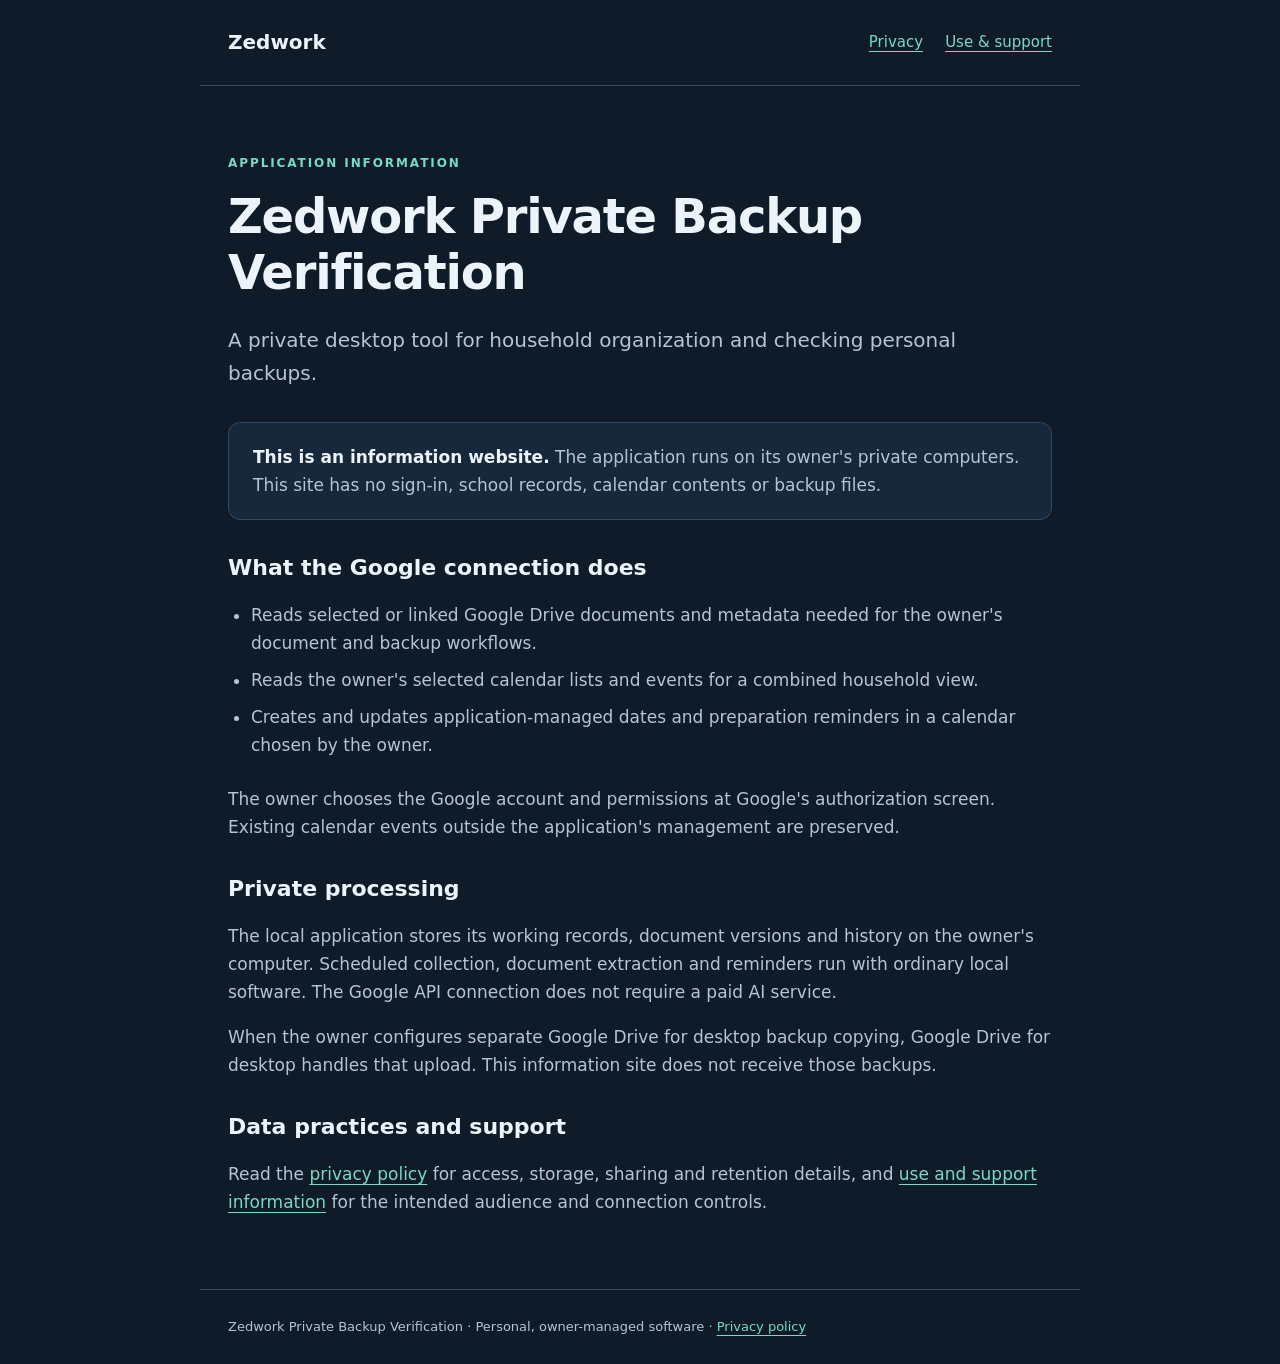
<file: index.html>
<!doctype html><html lang="en"><head><meta name="google-site-verification" content="GuYCBbs291NOtNsXCZs0yqOPtCx5KF3oxCbj0RO6bmA"><meta charset="utf-8"><meta name="viewport" content="width=device-width,initial-scale=1"><meta name="description" content="Information about Zedwork Private Backup Verification, a private desktop tool for household organization and backup verification."><title>Zedwork Private Backup Verification</title><link rel="stylesheet" href="styles.css"></head><body><header><a class="brand" href="./">Zedwork</a><nav aria-label="Information"><a href="privacy.html">Privacy</a><a href="terms.html">Use &amp; support</a></nav></header><main><p class="eyebrow">Application information</p><h1>Zedwork Private Backup Verification</h1><p class="intro">A private desktop tool for household organization and checking personal backups.</p><div class="notice"><p><strong>This is an information website.</strong> The application runs on its owner's private computers. This site has no sign-in, school records, calendar contents or backup files.</p></div><h2>What the Google connection does</h2><ul><li>Reads selected or linked Google Drive documents and metadata needed for the owner's document and backup workflows.</li><li>Reads the owner's selected calendar lists and events for a combined household view.</li><li>Creates and updates application-managed dates and preparation reminders in a calendar chosen by the owner.</li></ul><p>The owner chooses the Google account and permissions at Google's authorization screen. Existing calendar events outside the application's management are preserved.</p><h2>Private processing</h2><p>The local application stores its working records, document versions and history on the owner's computer. Scheduled collection, document extraction and reminders run with ordinary local software. The Google API connection does not require a paid AI service.</p><p>When the owner configures separate Google Drive for desktop backup copying, Google Drive for desktop handles that upload. This information site does not receive those backups.</p><h2>Data practices and support</h2><p>Read the <a href="privacy.html">privacy policy</a> for access, storage, sharing and retention details, and <a href="terms.html">use and support information</a> for the intended audience and connection controls.</p></main><footer>Zedwork Private Backup Verification · Personal, owner-managed software · <a href="privacy.html">Privacy policy</a></footer></body></html>
</file>
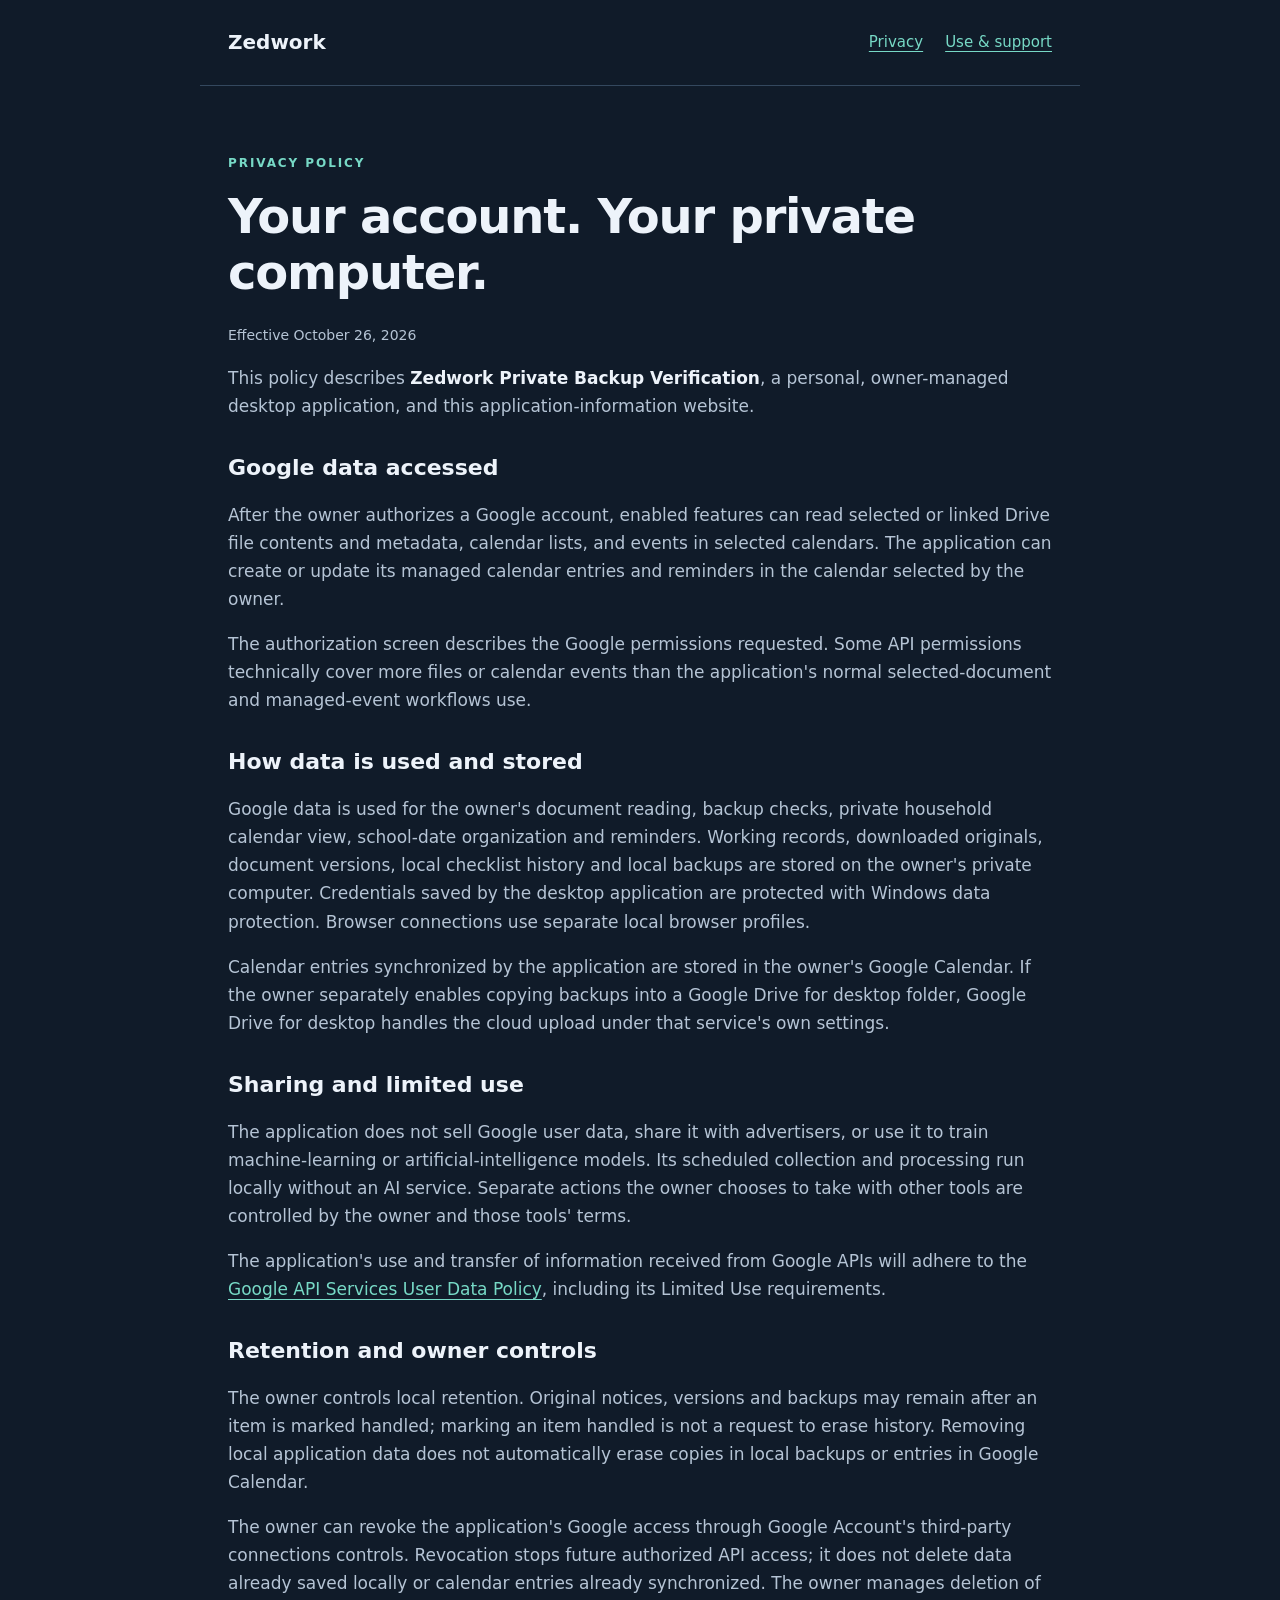
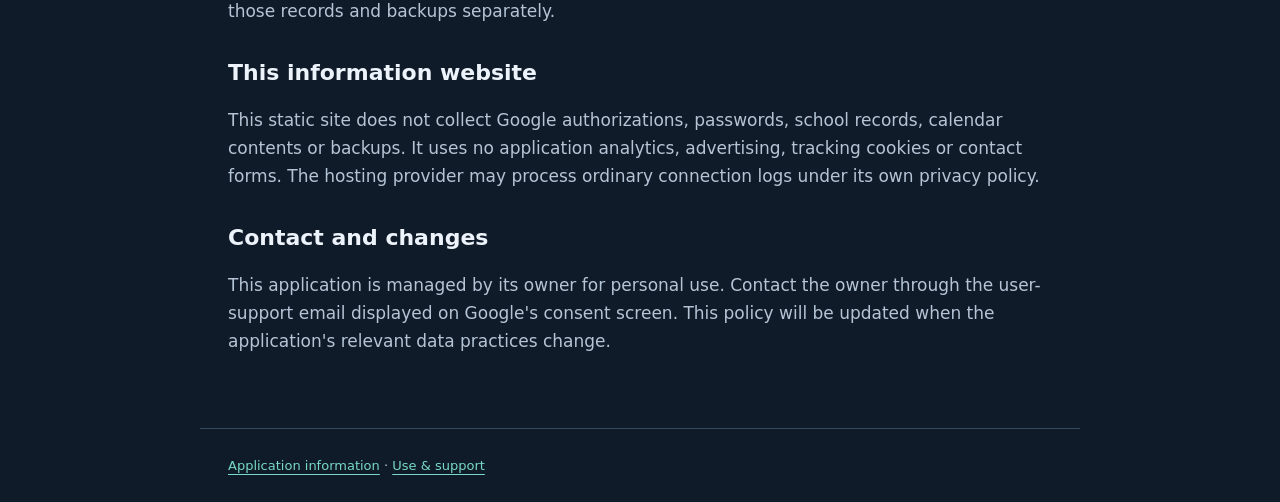
<file: privacy.html>
<!doctype html><html lang="en"><head><meta charset="utf-8"><meta name="viewport" content="width=device-width,initial-scale=1"><title>Privacy — Zedwork Private Backup Verification</title><link rel="stylesheet" href="styles.css"></head><body><header><a class="brand" href="./">Zedwork</a><nav aria-label="Information"><a href="privacy.html" aria-current="page">Privacy</a><a href="terms.html">Use &amp; support</a></nav></header><main><p class="eyebrow">Privacy policy</p><h1>Your account. Your private computer.</h1><p class="updated">Effective October 26, 2026</p><p>This policy describes <strong>Zedwork Private Backup Verification</strong>, a personal, owner-managed desktop application, and this application-information website.</p><h2>Google data accessed</h2><p>After the owner authorizes a Google account, enabled features can read selected or linked Drive file contents and metadata, calendar lists, and events in selected calendars. The application can create or update its managed calendar entries and reminders in the calendar selected by the owner.</p><p>The authorization screen describes the Google permissions requested. Some API permissions technically cover more files or calendar events than the application's normal selected-document and managed-event workflows use.</p><h2>How data is used and stored</h2><p>Google data is used for the owner's document reading, backup checks, private household calendar view, school-date organization and reminders. Working records, downloaded originals, document versions, local checklist history and local backups are stored on the owner's private computer. Credentials saved by the desktop application are protected with Windows data protection. Browser connections use separate local browser profiles.</p><p>Calendar entries synchronized by the application are stored in the owner's Google Calendar. If the owner separately enables copying backups into a Google Drive for desktop folder, Google Drive for desktop handles the cloud upload under that service's own settings.</p><h2>Sharing and limited use</h2><p>The application does not sell Google user data, share it with advertisers, or use it to train machine-learning or artificial-intelligence models. Its scheduled collection and processing run locally without an AI service. Separate actions the owner chooses to take with other tools are controlled by the owner and those tools' terms.</p><p>The application's use and transfer of information received from Google APIs will adhere to the <a href="https://developers.google.com/terms/api-services-user-data-policy">Google API Services User Data Policy</a>, including its Limited Use requirements.</p><h2>Retention and owner controls</h2><p>The owner controls local retention. Original notices, versions and backups may remain after an item is marked handled; marking an item handled is not a request to erase history. Removing local application data does not automatically erase copies in local backups or entries in Google Calendar.</p><p>The owner can revoke the application's Google access through Google Account's third-party connections controls. Revocation stops future authorized API access; it does not delete data already saved locally or calendar entries already synchronized. The owner manages deletion of those records and backups separately.</p><h2>This information website</h2><p>This static site does not collect Google authorizations, passwords, school records, calendar contents or backups. It uses no application analytics, advertising, tracking cookies or contact forms. The hosting provider may process ordinary connection logs under its own privacy policy.</p><h2>Contact and changes</h2><p>This application is managed by its owner for personal use. Contact the owner through the user-support email displayed on Google's consent screen. This policy will be updated when the application's relevant data practices change.</p></main><footer><a href="./">Application information</a> · <a href="terms.html">Use &amp; support</a></footer></body></html>
</file>
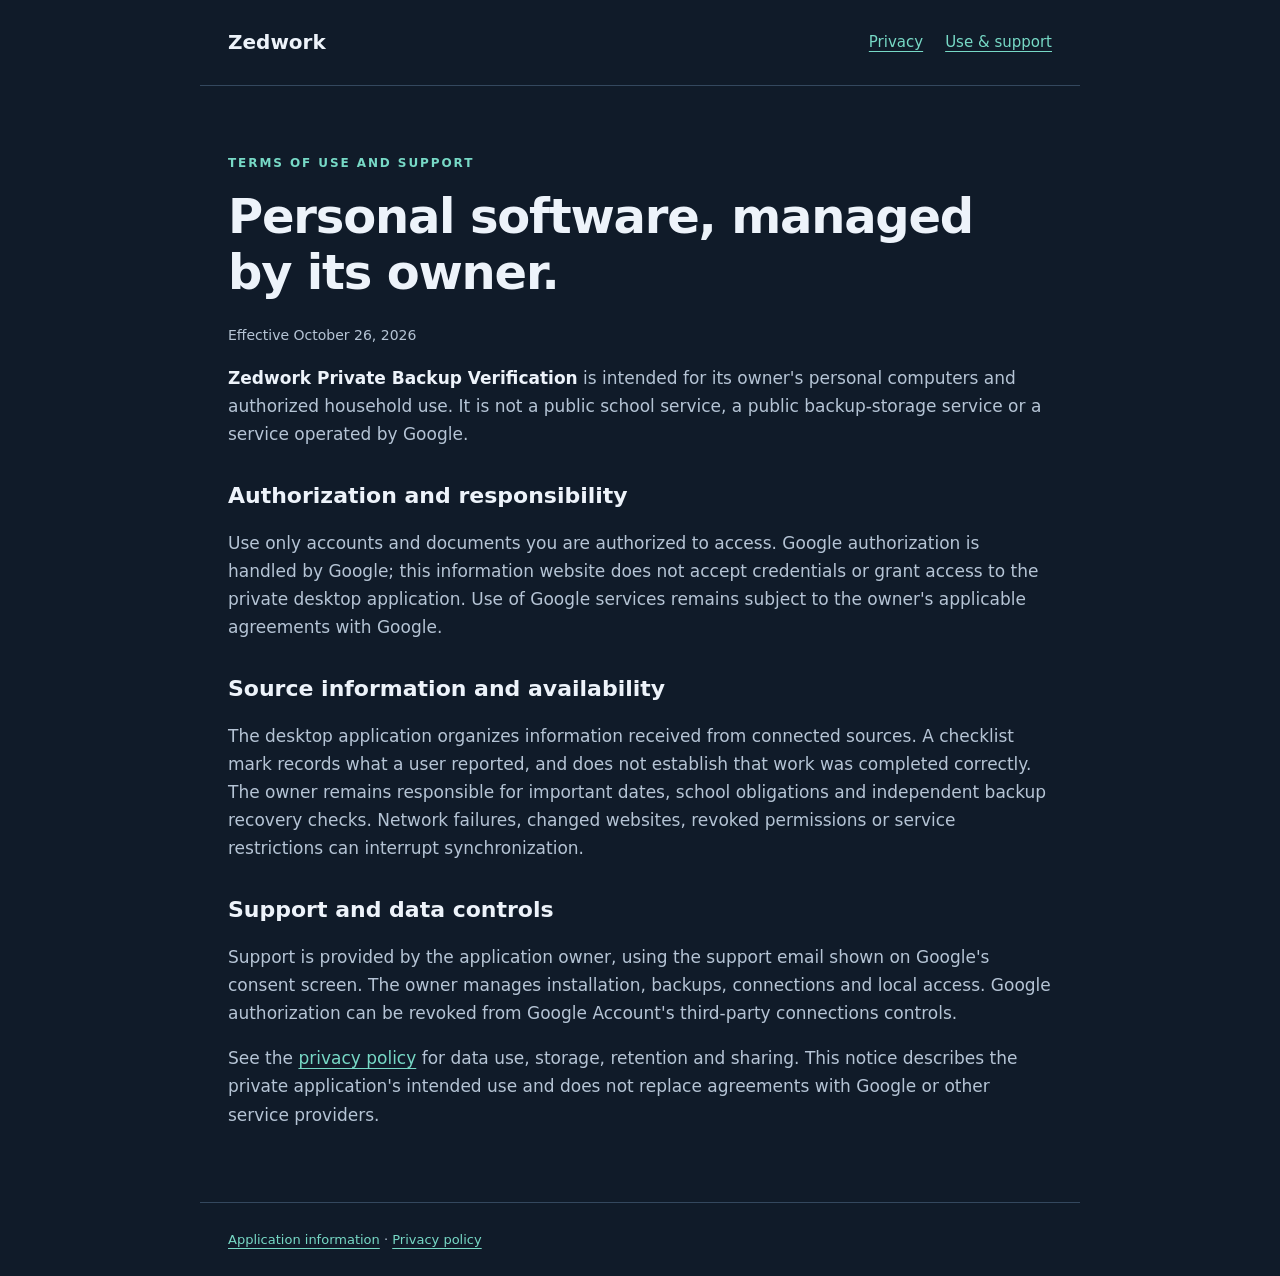
<file: terms.html>
<!doctype html><html lang="en"><head><meta charset="utf-8"><meta name="viewport" content="width=device-width,initial-scale=1"><title>Use &amp; support — Zedwork Private Backup Verification</title><link rel="stylesheet" href="styles.css"></head><body><header><a class="brand" href="./">Zedwork</a><nav aria-label="Information"><a href="privacy.html">Privacy</a><a href="terms.html" aria-current="page">Use &amp; support</a></nav></header><main><p class="eyebrow">Terms of use and support</p><h1>Personal software, managed by its owner.</h1><p class="updated">Effective October 26, 2026</p><p><strong>Zedwork Private Backup Verification</strong> is intended for its owner's personal computers and authorized household use. It is not a public school service, a public backup-storage service or a service operated by Google.</p><h2>Authorization and responsibility</h2><p>Use only accounts and documents you are authorized to access. Google authorization is handled by Google; this information website does not accept credentials or grant access to the private desktop application. Use of Google services remains subject to the owner's applicable agreements with Google.</p><h2>Source information and availability</h2><p>The desktop application organizes information received from connected sources. A checklist mark records what a user reported, and does not establish that work was completed correctly. The owner remains responsible for important dates, school obligations and independent backup recovery checks. Network failures, changed websites, revoked permissions or service restrictions can interrupt synchronization.</p><h2>Support and data controls</h2><p>Support is provided by the application owner, using the support email shown on Google's consent screen. The owner manages installation, backups, connections and local access. Google authorization can be revoked from Google Account's third-party connections controls.</p><p>See the <a href="privacy.html">privacy policy</a> for data use, storage, retention and sharing. This notice describes the private application's intended use and does not replace agreements with Google or other service providers.</p></main><footer><a href="./">Application information</a> · <a href="privacy.html">Privacy policy</a></footer></body></html>
</file>
<file: styles.css>
:root{color-scheme:dark;--bg:#101b29;--panel:#18283b;--ink:#edf3fa;--muted:#b5c4d5;--accent:#77d9c6;--line:#34485e;font:17px/1.65 system-ui,sans-serif}*{box-sizing:border-box}body{margin:0;background:var(--bg);color:var(--ink)}a{color:var(--accent);text-underline-offset:4px}header,main,footer{max-width:880px;margin:auto;padding:26px 28px}header{display:flex;align-items:center;justify-content:space-between;gap:24px;border-bottom:1px solid var(--line)}.brand{text-decoration:none;font-weight:750;font-size:20px;color:var(--ink)}nav{display:flex;gap:22px;font-size:15px}main{padding-top:56px;padding-bottom:56px}.eyebrow{text-transform:uppercase;letter-spacing:.16em;color:var(--accent);font-size:12px;font-weight:750}h1{font-size:clamp(30px,6vw,48px);line-height:1.17;letter-spacing:-.025em;margin:14px 0 24px;max-width:760px}h2{font-size:22px;line-height:1.3;margin-top:34px}p,li{color:var(--muted)}strong{color:var(--ink)}.intro{font-size:20px;max-width:740px}.notice{border:1px solid var(--line);background:var(--panel);padding:20px 24px;border-radius:12px;margin:32px 0}.notice p{margin:0}ul{padding-left:23px}li{padding-bottom:9px}footer{border-top:1px solid var(--line);font-size:13px;color:var(--muted)}.updated{font-size:14px;color:var(--muted)}@media(max-width:560px){header{align-items:flex-start;flex-direction:column;gap:10px}header,main,footer{padding-left:20px;padding-right:20px}main{padding-top:36px}nav{gap:16px;flex-wrap:wrap}}
</file>
